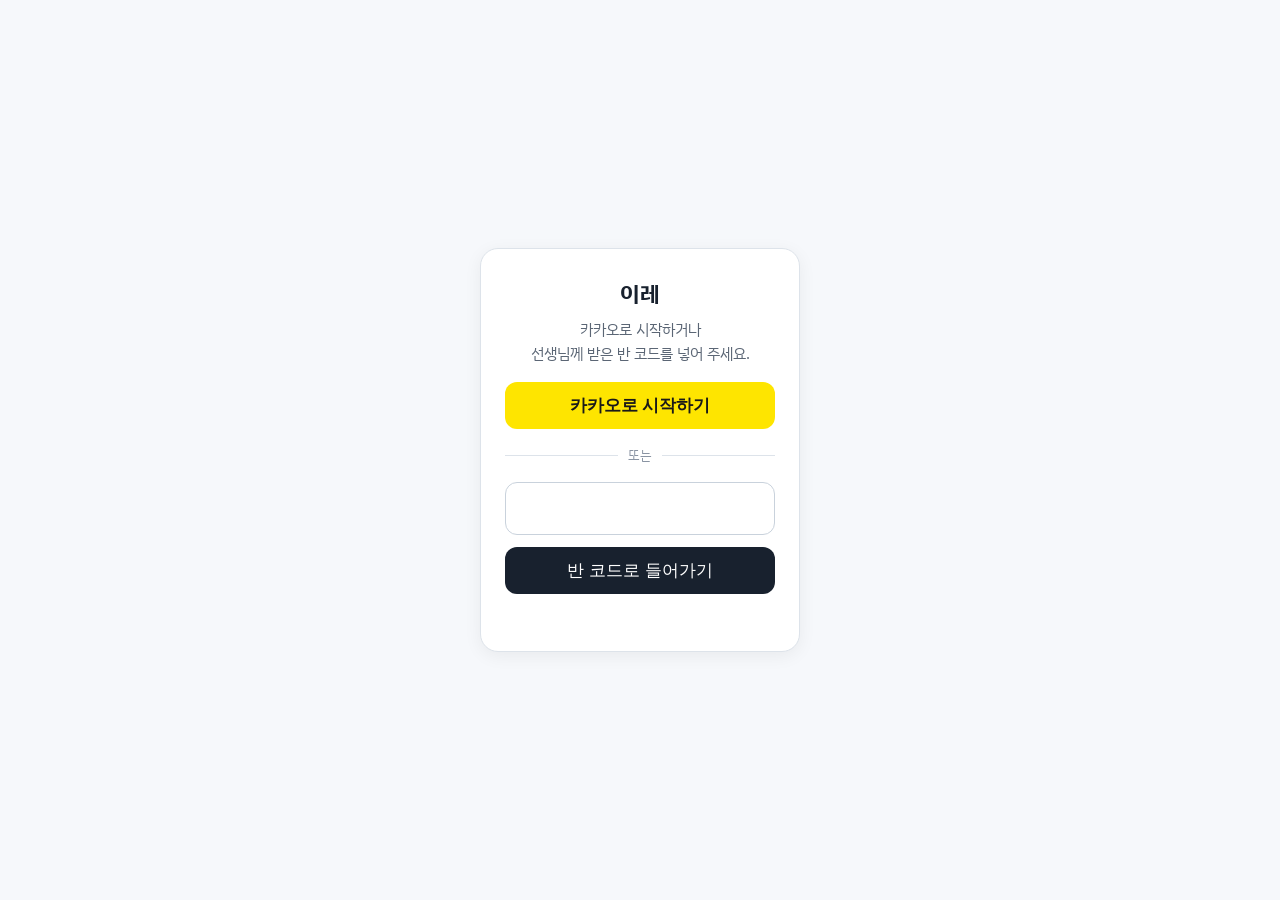
<file: index.html>
<!doctype html>
<html lang="ko">
<head>
<meta charset="utf-8">
<meta name="viewport" content="width=device-width, initial-scale=1, viewport-fit=cover">
<title>이레 수학</title>
<link rel="preconnect" href="https://fonts.googleapis.com">
<link rel="preconnect" href="https://fonts.gstatic.com" crossorigin>
<link rel="stylesheet" href="https://fonts.googleapis.com/css2?family=IBM+Plex+Sans+KR:wght@400;500;600&family=Nanum+Pen+Script&display=swap">
<link rel="stylesheet" href="assets/quiz.css?v=202611230831">
<link rel="stylesheet" href="assets/hub.css?v=202611230831">
<link rel="manifest" href="manifest.webmanifest">
<meta name="theme-color" content="#C8392B">
<link rel="icon" type="image/png" sizes="192x192" href="icons/app-192.png">
<link rel="apple-touch-icon" href="icons/app-180.png">
<meta name="apple-mobile-web-app-capable" content="yes">
<meta name="mobile-web-app-capable" content="yes">
<meta name="apple-mobile-web-app-title" content="이레 수학">
<meta name="robots" content="noindex, nofollow">
<style>html.gated body>*:not(#gate){display:none !important}
#gate{position:fixed;inset:0;display:flex;align-items:center;justify-content:center;background:#F6F8FB;z-index:9999;font-family:'IBM Plex Sans KR',system-ui,sans-serif;padding:16px}
#gate form,#yireh-join .jc{background:#fff;border:1px solid #DDE3EA;border-radius:18px;padding:28px 24px;width:100%;max-width:320px;text-align:center;box-shadow:0 4px 18px rgba(0,0,0,.06)}
#gate h2,#yireh-join h2{margin:0 0 6px;font-size:22px;color:#18212E}#gate p,#yireh-join p{margin:0 0 16px;color:#5B6675;font-size:15px}
#gate input,#yireh-join input{width:100%;box-sizing:border-box;font-size:26px;letter-spacing:.3em;text-align:center;padding:10px;border:1.5px solid #C9D2DC;border-radius:12px;margin-bottom:12px}
#gate button,#yireh-join button{width:100%;font-size:17px;padding:12px;border:0;border-radius:12px;background:#18212E;color:#fff;cursor:pointer}
#gate .err,#yireh-join .err{color:#C8392B;min-height:1.4em;margin:10px 0 0;font-size:14px}
#gate .kakao,#yireh-join .kakao,.yireh-acc .kakao{background:#FEE500;color:#191919;font-weight:700}
#gate .gart{display:block;width:132px;height:auto;margin:-8px auto 4px}
#gate .or{display:flex;align-items:center;gap:10px;color:#8A94A3;font-size:13px;margin:16px 0}#gate .or:before,#gate .or:after{content:'';flex:1;border-top:1px solid #DDE3EA}
#yireh-join{position:fixed;inset:0;z-index:9500;display:flex;align-items:center;justify-content:center;padding:16px;background:rgba(10,14,20,.45);font-family:'IBM Plex Sans KR',system-ui,sans-serif}
#yireh-join .later{background:transparent;color:#5B6675;font-size:15px;margin-top:6px}
.yireh-acc{display:flex;width:100%;flex-wrap:wrap;align-items:center;justify-content:center;gap:6px;margin-top:10px;font-size:13px;color:var(--muted,#5A6576)}
.yireh-acc img{width:20px;height:20px;border-radius:50%;object-fit:cover}
.yireh-acc button{font:inherit;font-size:13px;padding:5px 12px;border-radius:999px;border:1px solid var(--line,#D6DEE8);background:transparent;color:var(--ink,#18212E);cursor:pointer}
.yireh-acc button.kakao{border-color:#FEE500}</style>
<script>(function () {
  var K = 'yireh-gate', H = '79d959ad', SERVER = 'https://yireh-auth.yireh-edu.workers.dev';
  var TK = 'yireh-login', UK = 'yireh-login-user', QK = 'yireh-sync-q';
  function get(k) { try { return localStorage.getItem(k); } catch (e) { return null; } }
  // 점검용: 이 컴퓨터에서 띄운 서버로 바꿔 끼우기 (localhost 주소만)
  var TS = get('yireh-server-test') || ''; if (TS.indexOf('http://127.0.0.1:') === 0 || TS.indexOf('http://localhost:') === 0) SERVER = TS;
  function set(k, v) { try { if (v == null) localStorage.removeItem(k); else localStorage.setItem(k, v); } catch (e) {} }
  function getJ(k, f) { try { var v = JSON.parse(get(k)); return v == null ? f : v; } catch (e) { return f; } }
  // 어느 앱인지: 주소의 첫 칸 (yireh-edu.github.io/home/… → home)
  var seg = location.pathname.split('/')[1], APP = { home: 'home', math: 'math', english: 'english', note: 'note' }[seg] || window.YIREH_APP || 'home';

  // 카카오에서 돌아온 경우: 주소 뒤 #yireh-login=표 를 저장하고 주소는 깨끗하게
  var fresh = false, loginErr = '';
  (function () {
    var m = /[#&]yireh-login=([^&]+)/.exec(location.hash), e = /[#&]yireh-login-error=([^&]+)/.exec(location.hash);
    if (m) { set(TK, decodeURIComponent(m[1])); set(K, H); fresh = true; }
    if (e) loginErr = decodeURIComponent(e[1]);
    if (m || e) try { history.replaceState(null, '', location.pathname + location.search); } catch (x) {}
  })();
  function token() { return get(TK) || ''; }
  function user() { return getJ(UK, null); }
  function login() { location.href = SERVER + '/kakao/login?return=' + encodeURIComponent(location.href.split('#')[0]); }
  function logout() { set(TK, null); set(UK, null); renderAcc(); }
  function api(path, body) {
    return fetch(SERVER + path, { method: body ? 'POST' : 'GET', headers: body ? { Authorization: 'Bearer ' + token(), 'Content-Type': 'application/json' } : { Authorization: 'Bearer ' + token() }, body: body ? JSON.stringify(body) : undefined, keepalive: !!body && JSON.stringify(body).length < 60000 })
      .then(function (r) { if (r.status === 401) { set(TK, null); set(UK, null); renderAcc(); throw new Error('login'); } return r.json().then(function (j) { j._status = r.status; return j; }); });
  }
  function refresh() {
    if (!token()) return Promise.resolve(null);
    return api('/me').then(function (u) { if (u && u.uid) { set(UK, JSON.stringify({ uid: u.uid, name: u.name, pic: u.pic, classes: u.classes || [], role: u.role, at: Date.now() })); renderAcc(); } return u; });
  }

  // ── 기록: 기기에 모아 두었다가 로그인돼 있으면 보냄 ──
  var flushing = false, flushT = 0;
  function send(ev) {
    if (!ev || !ev.kind) return;
    var q = getJ(QK, []);
    q.push({ app: ev.app || APP, kind: ev.kind, ref: String(ev.ref || ''), title: String(ev.title || ''), right: ev.right == null ? null : ev.right, total: ev.total == null ? null : ev.total, data: ev.data == null ? null : ev.data, at: Date.now() });
    set(QK, JSON.stringify(q.slice(-300)));
    clearTimeout(flushT); flushT = setTimeout(flush, 1200);
  }
  function flush() {
    if (flushing || !token()) return;
    var q = getJ(QK, []); if (!q.length) return;
    var batch = q.slice(0, 30); flushing = true;
    api('/events', { events: batch }).then(function (j) {
      flushing = false;
      if (j && j.ok) { set(QK, JSON.stringify(getJ(QK, []).slice(batch.length))); if (getJ(QK, []).length) setTimeout(flush, 300); }
    }, function () { flushing = false; });
  }
  window.YIREH_AUTH = { server: SERVER, app: APP, token: token, user: user, login: login, logout: logout, refresh: refresh, send: send, flush: flush, join: join };
  document.addEventListener('visibilitychange', function () { if (document.visibilityState === 'hidden') flush(); });

  // ── 반 코드로 반 들어가기 (카카오로 처음 들어왔는데 반이 없을 때) ──
  function join(force) {
    var u = user();
    // 원장·선생님은 반에 들 필요가 없어서 묻지 않음 (직접 누르면 넣을 수는 있음)
    if (!token() || (!force && u && ((u.classes && u.classes.length) || u.role)) || document.getElementById('yireh-join')) return;
    var w = document.createElement('div'); w.id = 'yireh-join';
    w.innerHTML = '<form class="jc"><h2>' + ((u && u.name) ? esc(u.name) + '님, 반에 들어가요' : '반에 들어가요') + '</h2><p>선생님께 받은 <b>반 코드(6자리)</b>를 넣어 주세요.<br>그러면 푼 문제와 숙제가 선생님께 보여요.</p>' +
      '<input inputmode="numeric" autocomplete="off" maxlength="12" aria-label="반 코드"><button type="submit">반에 들어가기</button><p class="err" role="alert"></p><button type="button" class="later">나중에 할게요</button></form>';
    document.body.appendChild(w);
    var f = w.querySelector('form'), inp = w.querySelector('input'), err = w.querySelector('.err');
    w.querySelector('.later').onclick = function () { w.remove(); };
    f.addEventListener('submit', function (e) {
      e.preventDefault();
      api('/join', { code: inp.value.trim() }).then(function (j) {
        if (j.ok) { w.remove(); refresh(); toastMsg('‘' + j['class'].name + '’ 반에 들어갔어요.'); }
        else { err.textContent = '반 코드가 달라요. 선생님께 다시 확인해 주세요.'; inp.value = ''; inp.focus(); }
      }, function () { err.textContent = '서버에 연결하지 못했어요. 잠시 뒤 다시 해 주세요.'; });
    });
    inp.focus();
  }
  function esc(s) { return String(s == null ? '' : s).replace(/[&<>"]/g, function (c) { return { '&': '&amp;', '<': '&lt;', '>': '&gt;', '"': '&quot;' }[c]; }); }
  function toastMsg(t) {
    var d = document.createElement('div'); d.textContent = t;
    d.style.cssText = 'position:fixed;left:50%;bottom:24px;transform:translateX(-50%);background:#18212E;color:#fff;padding:10px 16px;border-radius:12px;z-index:9600;font:15px system-ui,sans-serif';
    document.body.appendChild(d); setTimeout(function () { d.remove(); }, 2600);
  }

  // ── 페이지 아래: 로그인 상태 ──
  function renderAcc() {
    var fs = document.querySelectorAll('footer'); if (!fs.length) return false;
    for (var i = 0; i < fs.length; i++) {
      var f = fs[i], el = f.querySelector('.yireh-acc');
      if (!el) { el = document.createElement('div'); el.className = 'yireh-acc'; f.appendChild(el); }
      var u = user();
      if (token()) {
        var staff = u && u.role;
        el.innerHTML = (u && u.pic ? '<img src="' + esc(u.pic) + '" alt="">' : '') + '<span>' + esc((u && u.name) || '카카오') + '님' + (staff ? ' · ' + (u.role === 'owner' ? '원장' : '선생님') : u && u.classes && u.classes.length ? ' · ' + esc(u.classes.map(function (c) { return c.name; }).join(', ')) : '') + '</span>' +
          (staff ? '<button type="button" data-acc="admin">선생님 화면</button>' : u && u.classes && !u.classes.length ? '<button type="button" data-acc="join">반 코드 넣기</button>' : '') + '<button type="button" data-acc="out">로그아웃</button>';
      } else el.innerHTML = '<button type="button" class="kakao" data-acc="in">카카오로 시작하기</button><span>로그인하면 푼 문제가 선생님께 보여요</span>';
    }
    return true;
  }
  document.addEventListener('click', function (e) {
    var b = e.target.closest && e.target.closest('[data-acc]'); if (!b) return;
    e.stopPropagation();
    var a = b.getAttribute('data-acc');
    if (a === 'in') login(); else if (a === 'join') join(true); else if (a === 'admin') location.href = SERVER + '/admin'; else if (a === 'out' && confirm('로그아웃할까요? (이 기기의 기록은 그대로 남아요)')) logout();
  }, true);
  function watchFooter() {
    var tries = 0;
    if (renderAcc()) return;
    var mo = new MutationObserver(function () { if (renderAcc() || ++tries > 400) mo.disconnect(); });
    mo.observe(document.body, { childList: true, subtree: true });
  }
  // 퀴즈 화면은 footer를 다시 그리기도 해서, 다시 생기면 다시 붙임
  function keepFooter() { new MutationObserver(function () { var f = document.querySelector('footer'); if (f && !f.querySelector('.yireh-acc')) renderAcc(); }).observe(document.body, { childList: true, subtree: true }); }

  function afterLoad() {
    watchFooter(); keepFooter();
    if (loginErr) toastMsg('카카오 로그인이 안 됐어요. 다시 해 주세요.');
    if (token()) {
      var u = user();
      // 막 로그인했거나 하루가 지났으면 반·이름을 다시 받아 옴
      // 반도 역할도 없으면(반 코드를 아직 안 넣었거나, 막 원장·선생님이 됨) 열 때마다 다시 확인
      var p = (fresh || !u || !u.role && !(u.classes && u.classes.length) || Date.now() - (u.at || 0) > 864e5) ? refresh() : Promise.resolve(u);
      p.then(function () { if (fresh) join(); flush(); }, function () {});
    }
  }

  // ── 입구 ──
  var passed = get(K) === H || !!token();
  if (passed) { if (document.body) afterLoad(); else document.addEventListener('DOMContentLoaded', afterLoad); return; }
  function hashS(s) { var h = 0x811c9dc5; for (var i = 0; i < s.length; i++) { h ^= s.charCodeAt(i); h = Math.imul(h, 0x01000193) >>> 0; } return h.toString(16); }
  document.documentElement.classList.add('gated');
  function show() {
    var g = document.createElement('div'); g.id = 'gate';
    g.innerHTML = '<form>' + (window.YIREH_GATE_ART ? '<img class="gart" src="' + window.YIREH_GATE_ART + '" alt="">' : '') + '<h2>이레</h2><p>카카오로 시작하거나<br>선생님께 받은 반 코드를 넣어 주세요.</p>' +
      '<button type="button" class="kakao">카카오로 시작하기</button><div class="or">또는</div>' +
      '<input type="password" inputmode="numeric" autocomplete="off" aria-label="반 코드" maxlength="12"><button type="submit">반 코드로 들어가기</button><p class="err" role="alert">' + (loginErr ? '카카오 로그인이 안 됐어요. 다시 해 주세요.' : '') + '</p></form>';
    document.body.appendChild(g);
    var f = g.querySelector('form'), inp = g.querySelector('input'), err = g.querySelector('.err');
    g.querySelector('.kakao').onclick = login;
    f.addEventListener('submit', function (e) {
      e.preventDefault();
      if (hashS('yireh-gate:' + inp.value.trim()) === H) {
        set(K, H);
        g.remove(); document.documentElement.classList.remove('gated');
        afterLoad();
      } else { err.textContent = '코드가 달라요. 다시 넣어 주세요.'; inp.value = ''; inp.focus(); }
    });
  }
  if (document.body) show(); else document.addEventListener('DOMContentLoaded', show);
})();</script>
<style>
.bk-open{display:inline-block;margin-top:10px;padding:6px 14px;font:inherit;font-size:13px;color:var(--ink,#18212E);background:transparent;border:1px solid var(--line,#D6DEE8);border-radius:999px;cursor:pointer}
#yireh-bk{position:fixed;inset:0;z-index:9000;display:flex;align-items:center;justify-content:center;padding:16px;background:rgba(10,14,20,.45)}
#yireh-bk[hidden]{display:none}
#yireh-bk .bk-card{background:var(--card,#fff);color:var(--ink,#18212E);border:1px solid var(--line,#D6DEE8);border-radius:18px;padding:22px 20px;width:100%;max-width:420px;max-height:calc(100vh - 32px);overflow:auto;box-sizing:border-box;text-align:left;font-size:15px}
#yireh-bk h2{margin:0 0 6px;font-size:20px}
#yireh-bk h3{margin:18px 0 6px;font-size:16px}
#yireh-bk p{margin:0 0 10px;color:var(--muted,#5A6576);line-height:1.55}
#yireh-bk .bk-row{display:flex;flex-wrap:wrap;gap:8px;margin:8px 0}
#yireh-bk button{font:inherit;font-size:15px;padding:10px 14px;border-radius:12px;border:1px solid var(--line,#D6DEE8);background:transparent;color:var(--ink,#18212E);cursor:pointer}
#yireh-bk button.main{background:var(--ink,#18212E);color:var(--btn-ink,#fff);border-color:var(--ink,#18212E)}
#yireh-bk button.warn{background:var(--pen,#D2372A);color:#fff;border-color:var(--pen,#D2372A)}
#yireh-bk textarea{width:100%;box-sizing:border-box;min-height:84px;font:inherit;font-size:13px;padding:10px;border:1px solid var(--line,#D6DEE8);border-radius:10px;background:var(--paper,#F6F8FB);color:var(--ink,#18212E);word-break:break-all}
#yireh-bk .bk-msg{min-height:1.4em;margin:6px 0 0;color:var(--sel,#2B4C8C);font-size:14px}
#yireh-bk .bk-msg.err{color:var(--pen,#D2372A)}
#yireh-bk .bk-close{float:right;border:0;padding:4px 8px;font-size:22px;line-height:1}
</style>
<script>(function () {
  // 기록 키: 'yireh-'로 시작하는 것 모두
  var AT = 'yireh-backup-at';
  function mine(k) { return k.indexOf('yireh-') === 0; }
  function collect() {
    var data = {};
    try { for (var i = 0; i < localStorage.length; i++) { var k = localStorage.key(i); if (k && mine(k)) data[k] = localStorage.getItem(k); } } catch (e) {}
    return data;
  }
  function count(data) { var n = 0; for (var k in data) if (k !== AT) n++; return n; }
  function b64(bytes) { var s = ''; for (var i = 0; i < bytes.length; i += 0x8000) s += String.fromCharCode.apply(null, bytes.subarray(i, i + 0x8000)); return btoa(s); }
  function unb64(str) { var s = atob(str), a = new Uint8Array(s.length); for (var i = 0; i < s.length; i++) a[i] = s.charCodeAt(i); return a; }
  function pipe(bytes, stream) { return new Response(new Blob([bytes]).stream().pipeThrough(stream)).arrayBuffer().then(function (b) { return new Uint8Array(b); }); }
  function encode(obj) {
    var bytes = new TextEncoder().encode(JSON.stringify(obj));
    if (typeof CompressionStream === 'undefined') return Promise.resolve('YIREH0:' + b64(bytes));
    return pipe(bytes, new CompressionStream('deflate-raw')).then(function (z) { return 'YIREH1:' + b64(z); }, function () { return 'YIREH0:' + b64(bytes); });
  }
  // 붙여 넣은 글(카톡 메시지 전체여도 됨)이나 파일 내용에서 백업을 꺼냄
  function decode(text) {
    text = String(text || '').trim();
    if (text.charAt(0) === '{') return Promise.resolve().then(function () { return JSON.parse(text); });
    var m = text.replace(/\s+/g, '').match(/YIREH([01]):([A-Za-z0-9+\/=]+)/);
    if (!m) return Promise.reject(new Error('code'));
    return Promise.resolve().then(function () {
      var bytes = unb64(m[2]);
      if (m[1] === '0') return bytes;
      if (typeof DecompressionStream === 'undefined') throw new Error('old');
      return pipe(bytes, new DecompressionStream('deflate-raw'));
    }).then(function (bytes) { return JSON.parse(new TextDecoder().decode(bytes)); });
  }
  function valid(obj) {
    if (!obj || obj.app !== 'yireh' || !obj.data || typeof obj.data !== 'object') return false;
    for (var k in obj.data) if (!mine(k) || typeof obj.data[k] !== 'string') return false;
    return true;
  }
  function when(t) {
    try { return new Intl.DateTimeFormat('ko-KR', { timeZone: 'Asia/Seoul', month: 'long', day: 'numeric', weekday: 'short', hour: '2-digit', minute: '2-digit' }).format(new Date(t)); } catch (e) { return ''; }
  }
  function today() { try { return new Intl.DateTimeFormat('en-CA', { timeZone: 'Asia/Seoul' }).format(new Date()); } catch (e) { return 'backup'; } }
  function snapshot() {
    var now = new Date().toISOString();
    try { localStorage.setItem(AT, now); } catch (e) {}
    return { app: 'yireh', v: 1, at: now, data: collect() };
  }

  var box, pending = null;
  function $(s) { return box.querySelector(s); }
  function msg(id, text, err) { var el = $(id); el.textContent = text; el.className = 'bk-msg' + (err ? ' err' : ''); }
  function lastText() { var t = null; try { t = localStorage.getItem(AT); } catch (e) {} return t ? '마지막 백업: ' + when(t) : '아직 백업한 적이 없어요.'; }
  function build() {
    box = document.createElement('div');
    box.id = 'yireh-bk'; box.hidden = true;
    box.innerHTML = '<div class="bk-card" role="dialog" aria-modal="true" aria-labelledby="bk-title">' +
      '<button class="bk-close" type="button" data-bk="close" aria-label="닫기">×</button>' +
      '<h2 id="bk-title">기록 백업 · 옮기기</h2>' +
      '<p>푼 기록과 오답노트는 <b>이 휴대폰(브라우저)에만</b> 저장돼요. 휴대폰을 바꾸거나 인터넷 기록을 지우기 전에 백업해 두세요.</p>' +
      '<p id="bk-last"></p>' +
      '<h3>1. 백업하기</h3>' +
      '<p>[백업 코드 복사]를 누르고 카톡 ‘나와의 채팅’에 붙여 넣어 두면 가장 쉬워요.</p>' +
      '<div class="bk-row"><button class="main" type="button" data-bk="copy">백업 코드 복사</button><button type="button" data-bk="file">파일로 저장</button></div>' +
      '<textarea id="bk-out" hidden readonly aria-label="백업 코드"></textarea>' +
      '<p class="bk-msg" id="bk-msg1" role="status"></p>' +
      '<h3>2. 불러오기 (새 휴대폰에서)</h3>' +
      '<p>저장해 둔 백업 코드(카톡 메시지 통째로 복사해도 돼요)를 아래 칸에 붙여 넣으세요.</p>' +
      '<textarea id="bk-in" placeholder="여기에 백업 코드를 붙여 넣으세요" aria-label="백업 코드 붙여 넣기"></textarea>' +
      '<div class="bk-row"><button class="main" type="button" data-bk="check">불러오기</button><button type="button" data-bk="pick">파일에서 불러오기</button></div>' +
      '<input type="file" id="bk-file" accept=".json,application/json,text/plain" hidden>' +
      '<div class="bk-row" id="bk-confirm" hidden><button class="warn" type="button" data-bk="apply">지금 기록을 바꾸기</button><button type="button" data-bk="cancel">그만두기</button></div>' +
      '<p class="bk-msg" id="bk-msg2" role="status"></p>' +
      '</div>';
    document.body.appendChild(box);
    // 퀴즈 화면의 단축키(숫자 1~5, Enter)와 클릭 처리에 걸리지 않게 여기서 멈춤
    ['keydown', 'keyup', 'input', 'submit'].forEach(function (t) { box.addEventListener(t, function (e) { e.stopPropagation(); if (t === 'keydown' && e.key === 'Escape') close(); }); });
    box.addEventListener('click', function (e) {
      e.stopPropagation();
      if (e.target === box) return close();
      var b = e.target.closest('[data-bk]');
      if (b) act(b.dataset.bk);
    });
    $('#bk-file').addEventListener('change', function () {
      var f = this.files && this.files[0];
      if (!f) return;
      var r = new FileReader();
      r.onload = function () { check(String(r.result)); };
      r.onerror = function () { msg('#bk-msg2', '파일을 읽지 못했어요.', true); };
      r.readAsText(f);
      this.value = '';
    });
  }
  function open() {
    if (!box) build();
    pending = null; $('#bk-confirm').hidden = true; $('#bk-out').hidden = true;
    msg('#bk-msg1', ''); msg('#bk-msg2', '');
    $('#bk-last').textContent = lastText();
    box.hidden = false;
    $('[data-bk="copy"]').focus({ preventScroll: true });
  }
  function close() { if (box) box.hidden = true; }
  function act(a) {
    if (a === 'close') return close();
    if (a === 'copy') {
      var snap = snapshot();
      encode(snap).then(function (code) {
        var text = '이레 기록 백업 (' + when(snap.at) + ', 기록 ' + count(snap.data) + '개)\n' + code;
        var out = $('#bk-out');
        var fallback = function () { out.hidden = false; out.value = text; out.focus(); out.select(); msg('#bk-msg1', '아래 글을 길게 눌러 모두 복사한 뒤 카톡 ‘나와의 채팅’에 붙여 넣어 주세요.'); };
        if (navigator.clipboard && navigator.clipboard.writeText) navigator.clipboard.writeText(text).then(function () { msg('#bk-msg1', '복사했어요. 카톡 ‘나와의 채팅’에 붙여 넣어 보관하세요.'); }, fallback);
        else fallback();
        $('#bk-last').textContent = lastText();
      });
      return;
    }
    if (a === 'file') {
      var snap2 = snapshot(), name = '이레기록-' + today() + '.json';
      var blob = new Blob([JSON.stringify(snap2)], { type: 'application/json' });
      var mobile = /Android|iPhone|iPad|iPod/i.test(navigator.userAgent);
      var file = typeof File !== 'undefined' ? new File([blob], name, { type: 'application/json' }) : null;
      $('#bk-last').textContent = lastText();
      // 휴대폰은 다운로드가 잘 안 되는 경우가 많아 공유하기(파일 앱·카톡·드라이브에 저장)로
      if (mobile && file && navigator.canShare && navigator.canShare({ files: [file] })) {
        navigator.share({ files: [file], title: name }).then(function () { msg('#bk-msg1', '저장했어요.'); }, function () {});
        return;
      }
      var url = URL.createObjectURL(blob), link = document.createElement('a');
      link.href = url; link.download = name; document.body.appendChild(link); link.click(); link.remove();
      setTimeout(function () { URL.revokeObjectURL(url); }, 1000);
      msg('#bk-msg1', '‘' + name + '’ 파일로 저장했어요. (다운로드 폴더)');
      return;
    }
    if (a === 'check') return check($('#bk-in').value);
    if (a === 'pick') return $('#bk-file').click();
    if (a === 'cancel') { pending = null; $('#bk-confirm').hidden = true; msg('#bk-msg2', ''); return; }
    if (a === 'apply' && pending) {
      try { for (var k in pending.data) if (k !== AT) localStorage.setItem(k, pending.data[k]); }
      catch (e) { msg('#bk-msg2', '저장하지 못했어요. 시크릿 모드가 아닌지 확인해 주세요.', true); return; }
      $('#bk-confirm').hidden = true;
      msg('#bk-msg2', '기록을 불러왔어요. 화면을 새로 열어요…');
      setTimeout(function () { location.reload(); }, 900);
    }
  }
  function check(text) {
    pending = null; $('#bk-confirm').hidden = true;
    if (!String(text || '').trim()) { msg('#bk-msg2', '백업 코드를 먼저 붙여 넣어 주세요.', true); return; }
    decode(text).then(function (obj) {
      if (!valid(obj)) throw new Error('code');
      pending = obj;
      $('#bk-confirm').hidden = false;
      msg('#bk-msg2', when(obj.at) + '에 만든 백업이에요 (기록 ' + count(obj.data) + '개). 불러오면 이 휴대폰의 같은 기록이 백업 내용으로 바뀌어요.');
    }).catch(function (e) {
      msg('#bk-msg2', e && e.message === 'old' ? '이 브라우저가 오래돼서 이 코드를 읽지 못해요. 크롬이나 사파리를 최신으로 바꿔 주세요.' : '백업 코드가 아니거나 일부가 빠졌어요. 처음부터 끝까지 모두 복사했는지 확인해 주세요.', true);
    });
  }
  window.YIREH_BACKUP = { open: open, collect: collect, encode: encode, decode: decode };

  // 페이지 아래(footer)에 버튼 붙이기. 퀴즈 화면은 footer를 나중에 그려서, 생길 때까지 지켜봄
  function attach() {
    var f = document.querySelector('footer');
    if (!f || f.querySelector('.bk-open')) return !!f;
    var b = document.createElement('button');
    b.type = 'button'; b.className = 'bk-open'; b.textContent = '기록 백업 · 옮기기';
    b.addEventListener('click', function (e) { e.stopPropagation(); open(); });
    f.appendChild(document.createElement('br')); f.appendChild(b);
    return true;
  }
  function watch() {
    if (attach()) return;
    var mo = new MutationObserver(function () { if (attach()) mo.disconnect(); });
    mo.observe(document.body, { childList: true, subtree: true });
  }
  if (document.body) watch(); else document.addEventListener('DOMContentLoaded', watch);
})();</script>
</head>
<body>
<div class="wrap"><div id="hub"></div></div>
<script>window.HUB_CONFIG = {"logo":"assets/yireh-math-wide.svg","lastKey":"yireh-math-last","footer":"연습장 버튼으로 손으로 풀어 볼 수 있어요 · 숙제는 선생님이 올릴 때마다 바뀌어요<br>휴대폰 앱처럼 쓰기 · 아이폰: 사파리 공유 → ‘홈 화면에 추가’ · 갤럭시: 크롬 메뉴(⋮) → ‘앱 설치’"};
window.HUB_STAGES = [{"id":"S01","part":"초등","grade":"E1","title":"100까지의 수와 덧셈·뺄셈"},{"id":"S02","part":"초등","grade":"E1","title":"받아올림과 받아내림"},{"id":"S03","part":"초등","grade":"E2","title":"세 자리·네 자리 수와 길이"},{"id":"S04","part":"초등","grade":"E2","title":"곱셈구구와 시각"},{"id":"S05","part":"초등","grade":"E3","title":"곱셈과 나눗셈"},{"id":"S06","part":"초등","grade":"E3","title":"분수와 소수의 첫걸음"},{"id":"S07","part":"초등","grade":"E4","title":"큰 수·각도·평면도형"},{"id":"S08","part":"초등","grade":"E4","title":"분수의 덧셈과 뺄셈"},{"id":"S09","part":"초등","grade":"E5","title":"약수와 배수, 약분과 통분"},{"id":"S10","part":"초등","grade":"E5","title":"분수·소수의 곱셈과 넓이"},{"id":"S11","part":"초등","grade":"E6","title":"분수·소수의 나눗셈"},{"id":"S12","part":"초등","grade":"E6","title":"비와 비율, 원과 입체도형"},{"id":"S13","part":"중등","grade":"M1","title":"소인수분해와 최대공약수·최소공배수"},{"id":"S14","part":"중등","grade":"M1","title":"정수와 유리수의 계산"},{"id":"S15","part":"중등","grade":"M1","title":"문자와 식"},{"id":"S16","part":"중등","grade":"M1","title":"일차방정식"},{"id":"S17","part":"중등","grade":"M1","title":"좌표평면과 정비례·반비례"},{"id":"S18","part":"중등","grade":"M1","title":"기본 도형과 평면·입체도형"},{"id":"S19","part":"중등","grade":"M2","title":"순환소수와 식의 계산"},{"id":"S20","part":"중등","grade":"M2","title":"일차부등식과 연립방정식"},{"id":"S21","part":"중등","grade":"M2","title":"일차함수"},{"id":"S22","part":"중등","grade":"M2","title":"도형의 성질과 닮음, 피타고라스 정리"},{"id":"S23","part":"중등","grade":"M3","title":"제곱근과 인수분해"},{"id":"S24","part":"중등","grade":"M3","title":"이차방정식·이차함수·삼각비·원주각"},{"id":"S25","part":"고등","grade":"H1","title":"다항식의 연산과 나머지정리"},{"id":"S26","part":"고등","grade":"H1","title":"복소수와 이차방정식"},{"id":"S27","part":"고등","grade":"H1","title":"이차함수와 여러 가지 방정식·부등식"},{"id":"S28","part":"고등","grade":"H1","title":"도형의 방정식"},{"id":"S29","part":"고등","grade":"H1","title":"집합·명제·함수"},{"id":"S30","part":"고등","grade":"H1","title":"경우의 수, 순열과 조합"},{"id":"S31","part":"고등","grade":"H2","title":"지수와 로그"},{"id":"S32","part":"고등","grade":"H2","title":"지수·로그함수와 삼각함수"},{"id":"S33","part":"고등","grade":"H2","title":"수열"},{"id":"S34","part":"고등","grade":"H3","title":"함수의 극한과 미분"},{"id":"S35","part":"고등","grade":"H3","title":"적분"},{"id":"S36","part":"고등","grade":"H3","title":"확률과 통계"}];</script>
<script src="assets/drill-data.js?v=202611230831"></script>
<script src="assets/dt-index.js?v=202611230831"></script>
<script>
// 숙제 파일은 열 때마다 새로 받음 (숙제 칸에 새 숙제·진행을 보여 줌)
(function () {
  var hw = document.createElement('script');
  hw.src = 'current.js?t=' + Date.now();
  hw.onload = hw.onerror = function () { var a = document.createElement('script'); a.src = 'assets/hub.js?v=202611230831'; document.body.appendChild(a); };
  document.body.appendChild(hw);
})();
if ('serviceWorker' in navigator && location.protocol === 'https:') navigator.serviceWorker.register('sw.js').catch(function () {});
if (navigator.storage && navigator.storage.persist) navigator.storage.persist().catch(function () {});
</script>
</body>
</html>
</file>
<file: assets/quiz.css>
/* 이레 공통 디자인 */
:root{
  --paper:#F6F8FB; --grid:#E3E9F1; --card:#FFFFFF; --ink:#18212E; --muted:#5A6576;
  --line:#D6DEE8; --pen:#D2372A; --pen-soft:#FCEAE7; --sel:#2B4C8C; --sel-soft:#E8EDF7;
  --btn-ink:#FFFFFF;
  --body:"IBM Plex Sans KR", "Apple SD Gothic Neo", "Malgun Gothic", system-ui, sans-serif;
  --en:"IBM Plex Serif", Georgia, "Times New Roman", serif;
  --hand:"Nanum Pen Script", "IBM Plex Sans KR", cursive;
}
@media (prefers-color-scheme: dark){
  :root:not([data-theme="light"]){
    color-scheme:dark;
    --paper:#10151D; --grid:#18202A; --card:#161D27; --ink:#E4EAF2; --muted:#98A4B5;
    --line:#2A3441; --pen:#FF6B5D; --pen-soft:#3A201D; --sel:#93B2F0; --sel-soft:#1C283C;
    --btn-ink:#10151D;
  }
}
:root[data-theme="dark"]{
  color-scheme:dark;
  --paper:#10151D; --grid:#18202A; --card:#161D27; --ink:#E4EAF2; --muted:#98A4B5;
  --line:#2A3441; --pen:#FF6B5D; --pen-soft:#3A201D; --sel:#93B2F0; --sel-soft:#1C283C;
  --btn-ink:#10151D;
}
*{box-sizing:border-box}
/* hidden 속성이 붙은 요소는 display 규칙과 상관없이 항상 숨김 (연습장 닫기 등) */
[hidden]{display:none !important}
body{
  margin:0; font-family:var(--body); color:var(--ink); background-color:var(--paper);
  background-image:linear-gradient(var(--grid) 1px,transparent 1px),linear-gradient(90deg,var(--grid) 1px,transparent 1px);
  background-size:24px 24px; font-size:16px; line-height:1.6;
  padding-inline:16px; padding-block:24px 48px; min-height:100vh;
}
body.lined{background-image:linear-gradient(var(--grid) 1px,transparent 1px); background-size:100% 28px}
.wrap{max-width:680px; margin:0 auto; display:flex; flex-direction:column; gap:18px}
a{color:var(--sel)}
header{display:flex; flex-direction:column; gap:4px}
.home{font-size:14px; text-decoration:none; font-weight:500; align-self:flex-start}
.eyebrow{font-size:13px; letter-spacing:.06em; color:var(--muted); font-weight:500}
h1{font-family:var(--hand); font-weight:400; font-size:48px; line-height:1.05; margin:0; text-wrap:balance}
.lead{margin:0; color:var(--muted); font-size:15px}
/* 과목 아이콘 (제목 왼쪽) */
.brand-row{display:flex; align-items:center; gap:14px; flex-wrap:wrap}
.brand-wide{height:92px; width:auto; max-width:100%; flex:none; display:block; margin:2px 0 2px -6px}
@media (max-width:420px){ .brand-wide{height:70px} }
.sr{position:absolute !important; width:1px; height:1px; overflow:hidden; clip:rect(0 0 0 0); white-space:nowrap}
.brand{width:76px; height:76px; flex:none; border-radius:18px; background:#FBFAF6; box-shadow:0 1px 2px rgba(0,0,0,.08), 0 4px 12px rgba(0,0,0,.08); border:1px solid var(--line)}
@media (max-width:420px){ .brand{width:62px; height:62px; border-radius:15px} }

/* 학년·과정 선택 */
.picker{background:var(--card); border:1px solid var(--line); border-radius:14px; padding:14px 16px; display:grid; grid-template-columns:minmax(0,1fr); gap:10px}
.pick-row{display:flex; align-items:center; gap:10px; flex-wrap:wrap}
.pick-row .lbl{font-size:13px; color:var(--muted); width:40px; flex:none; font-weight:500}
/* 단계가 많으면 여러 줄로 감쌈 (휴대폰 폭에서 넘치지 않게). 칸 사이 선은 gap 1px + 바탕색 */
.seg{display:inline-flex; flex-wrap:wrap; gap:1px; max-width:100%; background:var(--line); border:1px solid var(--line); border-radius:10px; overflow:hidden}
.seg button{flex:1 1 auto; font:inherit; font-size:14px; font-weight:500; border:0; background:var(--card); color:var(--ink); padding:6px 14px; cursor:pointer}
.seg button[aria-pressed="true"]{background:var(--ink); color:var(--card)}
.seg.track button[aria-pressed="true"][data-track="bible"]{background:var(--pen); color:#fff}

.chips{display:flex; flex-wrap:wrap; gap:8px}
.chip{
  font:inherit; font-size:14px; font-weight:500; color:var(--ink); background:var(--card);
  border:1px solid var(--line); border-radius:999px; padding:6px 14px; cursor:pointer;
}
.chip:hover{border-color:var(--sel)}
.chip[aria-pressed="true"]{background:var(--ink); color:var(--card); border-color:var(--ink)}
.chip .n{font-size:12px; opacity:.7; margin-left:4px; font-variant-numeric:tabular-nums}
.grade .chip{min-width:44px; text-align:center; padding-inline:10px}

.day{display:flex; align-items:center; gap:10px; flex-wrap:wrap}
.day .date{font-size:20px; font-weight:600; font-variant-numeric:tabular-nums}
.day .sub{flex-basis:100%; color:var(--muted); font-size:15px; margin:0}
.nav{
  font:inherit; width:34px; height:34px; border-radius:50%; border:1px solid var(--line);
  background:var(--card); color:var(--ink); cursor:pointer; font-size:14px;
}
.nav:disabled{opacity:.35; cursor:default}
.badge{font-size:13px; border:1px solid var(--pen); color:var(--pen); border-radius:999px; padding:1px 10px; font-weight:500}
.streak{font-family:var(--hand); font-size:24px; color:var(--pen); margin-left:auto}

.dots{display:flex; flex-wrap:wrap; gap:6px}
.dot{
  width:28px; height:28px; border-radius:50%; border:1px solid var(--line); background:var(--card);
  font-size:12px; display:grid; place-items:center; color:var(--muted); position:relative;
  font-variant-numeric:tabular-nums;
}
.dot.now{border:2px solid var(--sel); color:var(--sel); font-weight:600}
.dot.ok{border-color:var(--pen); color:var(--pen); font-weight:600}
.dot.no{background:var(--paper)}
.dot.no::after{content:""; position:absolute; width:2px; height:30px; background:var(--pen); transform:rotate(40deg); border-radius:2px}

.card{background:var(--card); border:1px solid var(--line); border-radius:14px; padding:22px 20px; display:flex; flex-direction:column; gap:18px}
.qhead{display:flex; gap:14px; align-items:flex-start}
.qnum{position:relative; flex:none; width:52px; height:52px; display:grid; place-items:center; font-size:24px; font-weight:600; font-variant-numeric:tabular-nums}
.meta{font-size:13px; color:var(--muted); letter-spacing:.02em; display:flex; gap:6px; flex-wrap:wrap; align-items:center}
.tag{border:1px solid var(--line); border-radius:6px; padding:0 7px; font-size:12px}
.tag.bible{border-color:var(--pen); color:var(--pen)}
.qtext{font-size:17px; margin:4px 0 0; word-break:keep-all}
.head{display:block; font-family:var(--en); font-size:30px; font-weight:600; margin-top:6px; line-height:1.2}
.pos{font-family:var(--en); font-style:italic; font-size:15px; color:var(--muted); font-weight:500; margin-left:8px}
.kor{display:block; font-size:24px; font-weight:600; margin-top:6px}
.sentence{display:block; font-family:var(--en); font-size:19px; font-weight:500; margin-top:8px; line-height:1.55}
.blank{display:inline-block; min-width:72px; border-bottom:2px solid var(--ink); margin-inline:2px; transform:translateY(-4px)}
.en{font-family:var(--en); font-weight:500}
.ref{display:inline-block; font-size:13px; color:var(--muted); border:1px solid var(--line); border-radius:6px; padding:0 8px; margin-left:4px; vertical-align:middle}

.mark{position:absolute; inset:-6px; width:calc(100% + 12px); height:calc(100% + 12px); pointer-events:none; overflow:visible}
.mark path{fill:none; stroke:var(--pen); stroke-width:4; stroke-linecap:round; stroke-dasharray:1; stroke-dashoffset:1; animation:draw .45s ease-out forwards}
.mark.small path{stroke-width:6}
@keyframes draw{to{stroke-dashoffset:0}}

.choices{display:grid; gap:8px; list-style:none; margin:0; padding:0}
.choices li{display:flex; gap:8px}
.choice{
  flex:1; min-width:0; text-align:left; font:inherit; color:var(--ink); background:var(--card);
  border:1px solid var(--line); border-radius:10px; padding:10px 14px; cursor:pointer;
  display:flex; gap:12px; align-items:center; min-height:48px;
}
.choice:hover:not(:disabled){background:var(--sel-soft); border-color:var(--sel)}
.choice:disabled{cursor:default}
.choice .lab{position:relative; flex:none; width:26px; height:26px; display:grid; place-items:center; font-size:18px; color:var(--muted)}
.choice.right{border-color:var(--pen); background:var(--pen-soft)}
.choice.right .lab{color:var(--pen)}
.choice.picked-wrong{color:var(--muted)}
.choice.dim{opacity:.55}

.short{display:flex; gap:8px; flex-wrap:wrap; align-items:center}
.short input{
  font:inherit; font-size:18px; width:160px; padding:8px 12px; border-radius:10px;
  border:1px solid var(--line); background:var(--paper); color:var(--ink); font-variant-numeric:tabular-nums;
}
.short input:focus-visible{outline:2px solid var(--sel); outline-offset:1px}
.short .hint{font-size:13px; color:var(--muted); flex-basis:100%}

.say{
  display:inline-flex; align-items:center; gap:6px; align-self:flex-start;
  font:inherit; font-size:14px; font-weight:500; color:var(--sel); background:var(--sel-soft);
  border:1px solid transparent; border-radius:999px; padding:5px 14px 5px 10px; cursor:pointer;
}
.say:hover{border-color:var(--sel)}
.say svg,.say-mini svg{fill:none; stroke:currentColor; stroke-width:2; stroke-linecap:round; stroke-linejoin:round}
.say svg{width:18px; height:18px}
.say.playing{background:var(--sel); color:var(--card)}
.row .say{margin-right:auto; align-self:center}
.say-mini{
  flex:none; width:48px; display:grid; place-items:center; cursor:pointer;
  border:1px solid var(--line); border-radius:10px; background:var(--card); color:var(--sel);
}
.say-mini:hover{border-color:var(--sel); background:var(--sel-soft)}
.say-mini svg{width:20px; height:20px}
.say-mini.playing{background:var(--sel); color:var(--card); border-color:var(--sel)}

.btn{
  font:inherit; font-weight:600; font-size:15px; border-radius:10px; padding:10px 18px; cursor:pointer;
  border:1px solid var(--ink); background:var(--ink); color:var(--btn-ink);
}
.btn.ghost{background:transparent; color:var(--ink); border-color:var(--line)}
button:focus-visible,a:focus-visible{outline:2px solid var(--sel); outline-offset:2px}

.verdict{font-family:var(--hand); font-size:32px; line-height:1.1; margin:0}
.verdict.ok{color:var(--pen)}
.sol{background:var(--paper); border-radius:10px; padding:14px 16px; font-size:15px; word-break:keep-all}
.sol .k{display:block; font-size:12px; letter-spacing:.08em; color:var(--muted); font-weight:600; margin-bottom:4px}
.sol .ko{display:block; margin-top:6px; color:var(--muted)}
.row{display:flex; gap:8px; flex-wrap:wrap; justify-content:flex-end}

.score{display:flex; flex-direction:column; align-items:center; gap:4px; padding-block:8px}
.score .big{position:relative; font-family:var(--hand); font-size:72px; line-height:1; padding:10px 28px; color:var(--pen); font-variant-numeric:tabular-nums}
.score p{margin:0; color:var(--muted); text-align:center}
.wrong-list{list-style:none; margin:0; padding:0; display:flex; flex-direction:column; gap:8px}
.wrong-list li{border:1px solid var(--line); border-radius:10px; padding:10px 14px; font-size:15px; word-break:keep-all}
.empty{color:var(--muted); margin:0}
footer{font-size:13px; color:var(--muted); text-align:center}
footer .ver{font-size:11px; opacity:.7}
mjx-container{color:inherit}

/* 이레 영어: 단어 배열 · 철자 힌트 · 소리 듣기 */
.order{display:flex; flex-direction:column; gap:12px}
.order-line{min-height:58px; display:flex; flex-wrap:wrap; gap:8px; align-items:center; padding:10px 12px; border:2px dashed var(--line); border-radius:12px; background:var(--paper)}
.order-line.ok{border-style:solid; border-color:var(--pen)}
.order-line.no{border-style:solid; border-color:var(--muted)}
.order-hint{color:var(--muted); font-size:14px}
.order-bank{display:flex; flex-wrap:wrap; gap:8px}
.tok{font-family:var(--en); font-size:18px; font-weight:500; padding:7px 14px; border-radius:10px; border:1px solid var(--line); background:var(--card); color:var(--ink); cursor:pointer; box-shadow:0 1px 0 var(--line)}
.tok:hover:not(:disabled){border-color:var(--sel); background:var(--sel-soft)}
.tok.on{background:var(--sel-soft); border-color:var(--sel)}
.tok.ghost{opacity:.25; cursor:default; box-shadow:none}
.tok:disabled{cursor:default}
.hint-letters{display:block; margin-top:6px; font-size:14px; color:var(--muted)}
.say.big{font-size:17px; padding:10px 20px 10px 14px}
.say.big svg{width:24px; height:24px}

/* 연습장 */
.tools-row{display:flex; gap:8px; flex-wrap:wrap; align-items:center}
.scratch-btn{
  display:inline-flex; align-items:center; gap:6px; font:inherit; font-size:14px; font-weight:500;
  color:var(--ink); background:var(--paper); border:1px dashed var(--muted); border-radius:999px;
  padding:5px 14px 5px 10px; cursor:pointer;
}
.scratch-btn:hover{border-style:solid; border-color:var(--sel); color:var(--sel)}
.scratch-btn svg,.sheet-bar svg{width:18px; height:18px; fill:none; stroke:currentColor; stroke-width:2; stroke-linecap:round; stroke-linejoin:round}
.sheet-backdrop{position:fixed; inset:0; background:rgba(10,14,20,.35); z-index:40}
.sheet{
  position:fixed; left:0; right:0; bottom:0; z-index:41; margin:0 auto; max-width:760px;
  height:78vh; height:78dvh; display:flex; flex-direction:column;
  background:var(--card); border:1px solid var(--line); border-bottom:0; border-radius:16px 16px 0 0;
  box-shadow:0 -8px 24px rgba(0,0,0,.18); padding-bottom:env(safe-area-inset-bottom, 0px);
  /* 그리는 중에 길게 누르면 글자 선택·돋보기·메뉴가 뜨지 않게 */
  -webkit-user-select:none; user-select:none; -webkit-touch-callout:none; -webkit-tap-highlight-color:transparent;
}
.sheet-bar{display:flex; align-items:center; gap:6px; padding:10px 12px; border-bottom:1px solid var(--line); flex-wrap:wrap}
.sheet-bar .title{font-family:var(--hand); font-size:26px; line-height:1; margin-right:auto; padding-left:4px}
.tool{
  display:inline-grid; place-items:center; min-width:40px; height:36px; padding:0 8px; font:inherit; font-size:13px;
  border:1px solid var(--line); border-radius:10px; background:var(--card); color:var(--ink); cursor:pointer;
}
.tool[aria-pressed="true"]{border-color:var(--ink); background:var(--ink); color:var(--card)}
.tool .swatch{width:16px; height:16px; border-radius:50%; background:var(--ink); display:block}
.tool .swatch.red{background:var(--pen)}
.tool[aria-pressed="true"] .swatch{box-shadow:0 0 0 2px var(--card)}
.tool.close{font-weight:600}
.sheet-q{max-height:26%; overflow:auto; padding:10px 16px; font-size:15px; border-bottom:1px solid var(--line); background:var(--paper); word-break:keep-all}
.sheet-q .head,.sheet-q .kor{font-size:20px}
.sheet-q .sentence{font-size:16px}
.sheet-q.fig-on .q-img{display:none}
/* 연산 연습 */
.calc{display:block; font-size:34px; font-weight:600; margin:8px 0 2px; font-variant-numeric:tabular-nums; letter-spacing:.02em; word-break:keep-all}
.sheet-q .calc{font-size:24px; margin:2px 0}
.chips.levels{flex-wrap:wrap; gap:6px; margin:0}
.chips.levels .chip .n{margin:0 6px 0 0; opacity:.6}
.ws-list{list-style:none; margin:0; padding:0; display:grid; grid-template-columns:repeat(auto-fill, minmax(290px, 1fr)); gap:10px 18px}
.ws-row{display:grid; grid-template-columns:36px 1fr minmax(84px, 120px) 40px; align-items:center; gap:8px; padding:10px 8px; border-bottom:1px dashed var(--line)}
.ws-n{position:relative; font-weight:600; color:var(--muted); text-align:center}
.ws-n .mark{position:absolute; left:-4px; top:-10px; width:42px; height:42px}
.ws-q{font-size:24px; font-weight:600; font-variant-numeric:tabular-nums; white-space:nowrap}
.ws-in{width:100%; box-sizing:border-box; font-size:22px; padding:8px 10px; border:1.5px solid var(--line); border-radius:10px; text-align:right; font-variant-numeric:tabular-nums; background:var(--card); color:var(--ink)}
.ws-in:focus{outline:none; border-color:var(--ink)}
.ws-row.ok .ws-in{border-color:#3AA148; color:#2a7a37}
.ws-row.no .ws-in{border-color:var(--pen); color:var(--pen); text-decoration:line-through}
.ws-pad{width:40px; height:40px; border-radius:10px; border:1px dashed var(--line); background:none; color:var(--muted); cursor:pointer; display:grid; place-items:center}
.ws-pad svg{width:18px; height:18px; fill:none; stroke:currentColor; stroke-width:1.8}
.ws-ans{grid-column:2 / -1; color:var(--pen); font-weight:600; font-size:15px}
.ws-grade{align-items:center; margin-top:16px}
.ws-left{color:var(--muted); font-size:15px}
.ws .score{margin-top:16px}
@media (max-width:420px){ .ws-q{font-size:21px} .ws-row{grid-template-columns:30px 1fr 92px 38px; gap:6px} }
.app-link{display:inline-flex; align-items:center; gap:6px; margin-top:12px; padding:10px 16px; border-radius:999px; border:1.5px solid var(--ink); color:var(--ink); font-weight:600; text-decoration:none; background:var(--card)}
.app-link:hover{background:var(--ink); color:var(--card)}
.app-link + .app-link{margin-left:8px}
/* 단계별 문제: 단계 지도 */
.stage-map{list-style:none; margin:12px 0 0; padding:0; display:grid; grid-template-columns:repeat(auto-fill, minmax(230px, 1fr)); gap:8px}
.stage-btn{width:100%; display:grid; grid-template-columns:34px 1fr auto; align-items:center; gap:10px; padding:10px 12px; border:1.5px solid var(--line); border-radius:12px; background:var(--card); color:var(--ink); font:inherit; font-size:14px; text-align:left; cursor:pointer}
.stage-btn:hover:not(:disabled){border-color:var(--sel)}
.stage-btn[aria-pressed="true"]{border-color:var(--ink); box-shadow:0 0 0 1.5px var(--ink) inset}
.stage-btn:disabled{cursor:default; opacity:.5; background:var(--paper)}
.stage-n{width:30px; height:30px; border-radius:50%; display:grid; place-items:center; font-weight:600; background:var(--paper); border:1px solid var(--line)}
.stage-btn.cleared .stage-n{background:var(--ink); color:var(--card); border-color:var(--ink)}
.stage-n svg{width:15px; height:15px; fill:none; stroke:currentColor; stroke-width:2}
.stage-t{word-break:keep-all; line-height:1.35}
.stage-stars{color:#E0A100; letter-spacing:1px; font-size:13px; white-space:nowrap}
.stage-note{margin:10px 0 0; font-size:13px; color:var(--muted)}
/* 단계별 문제: 시험지 카드 */
.ws-list.stage{display:block}
.ws-item{padding:16px 0 18px; border-bottom:1px dashed var(--line)}
.ws-item:last-child{border-bottom:0}
.ws-item .qhead > div:nth-child(2){flex:1; min-width:0}
.ws-item .ws-pad{align-self:start}
.ws-choices{list-style:none; margin:10px 0 0; padding:0; display:grid; grid-template-columns:repeat(auto-fill, minmax(150px, 1fr)); gap:8px}
.ws-choice{width:100%; display:flex; align-items:center; gap:8px; padding:10px 12px; border:1.5px solid var(--line); border-radius:12px; background:var(--card); color:var(--ink); font:inherit; text-align:left; cursor:pointer}
.ws-choice .lab{position:relative; flex:none; width:24px; color:var(--muted); font-size:17px}
.ws-choice[aria-pressed="true"]{border-color:var(--sel); background:var(--sel-soft)}
.ws-choice[aria-pressed="true"] .lab{color:var(--sel); font-weight:600}
.ws-choice:disabled{cursor:default}
.ws-choice.right{border-color:#3AA148; background:#EAF6EC}
.ws-choice.picked-wrong{border-color:var(--pen); background:var(--pen-soft); text-decoration:line-through}
.ws-choice.dim{opacity:.55}
.ws-short{display:flex; gap:8px; margin-top:10px; max-width:320px}
.ws-short .ws-in{text-align:left}
.ws-item.ok .ws-in{border-color:#3AA148; color:#2a7a37}
.ws-item.no .ws-in{border-color:var(--pen); color:var(--pen); text-decoration:line-through}
.ws-item .sol{margin-top:10px}
.ws-item .sol .k{color:var(--pen); font-size:13px; letter-spacing:0}
.sheet-q ol{margin:6px 0 0; padding-left:0; list-style:none; display:flex; flex-wrap:wrap; gap:4px 14px; color:var(--muted)}
.pad-wrap{position:relative; flex:1; min-height:0}
.pad{
  /* 모눈은 캔버스에 직접 그려서 화면을 옮기면 같이 움직임 */
  position:absolute; inset:0; width:100%; height:100%; touch-action:none; cursor:crosshair; display:block;
  background-color:var(--card);
}
.tool-group{display:flex; gap:6px; flex-wrap:wrap}
.pad-hint{position:absolute; left:0; right:0; top:40%; margin:0; text-align:center; color:var(--muted); font-size:14px; line-height:1.7; pointer-events:none}
body.sheet-open{overflow:hidden; overscroll-behavior:none; -webkit-user-select:none; user-select:none}

/* 숙제 */
.hw-info{display:flex; flex-wrap:wrap; align-items:center; gap:6px 12px}
.hw-title{font-size:19px; flex-basis:100%}
.hw-due{font-size:14px; color:var(--muted); display:inline-flex; align-items:center; gap:8px}
.badge.late{border-color:var(--muted); color:var(--muted)}
.hw-note{margin:0; flex-basis:100%; color:var(--muted); font-size:15px}
button.dot{font:inherit; font-size:12px; cursor:pointer; padding:0}
button.dot.now{outline:2px solid var(--sel); outline-offset:2px}
.q-img{display:block; max-width:100%; height:auto; margin-top:12px; border:1px solid var(--line); border-radius:10px; background:#fff}
.sheet-q .q-img{max-height:140px; width:auto}
.open-box{display:flex; flex-direction:column; align-items:flex-start; gap:10px; border:1px dashed var(--line); border-radius:10px; padding:14px 16px}
.open-box .hint{margin:0; color:var(--muted); font-size:14px}
.self-row{display:flex; flex-wrap:wrap; align-items:center; gap:8px}
.self-row span{margin-right:auto; color:var(--muted); font-size:14px}
.submit-sheet{border:1px solid var(--line); border-radius:12px; padding:14px 16px; display:grid; gap:10px; background:var(--paper)}
.submit-row{display:flex; align-items:center; gap:12px; font-size:15px}
.submit-row .k{width:40px; flex:none; font-size:13px; color:var(--muted); font-weight:600}
.submit-row input{font:inherit; flex:1; min-width:0; padding:6px 10px; border:1px solid var(--line); border-radius:8px; background:var(--card); color:var(--ink)}
.ox-grid{display:grid; grid-template-columns:repeat(10, 1fr); gap:4px}
.ox-grid span{position:relative; text-align:center; font-size:12px; padding:4px 0; border-radius:6px; font-variant-numeric:tabular-nums; border:1px solid var(--line); background:var(--card)}
.ox-grid .o{border-color:var(--pen); color:var(--pen); font-weight:600}
.ox-grid .x{color:var(--muted); text-decoration:line-through; text-decoration-color:var(--pen)}
.send-steps{margin:0; padding-left:22px; font-size:14px; line-height:1.6; color:var(--muted)}
.send-steps b{color:var(--ink); font-weight:600}
.copy-msg{margin:0; font-size:14px; color:var(--sel); text-align:right; min-height:1em}
.copy-fallback{width:100%; min-height:120px; font:inherit; font-size:14px; padding:10px; border:1px solid var(--line); border-radius:8px; background:var(--paper); color:var(--ink)}
@media (max-width:420px){ .ox-grid{grid-template-columns:repeat(5, 1fr)} }

/* 첫 화면 */
.subjects{display:grid; grid-template-columns:repeat(auto-fit,minmax(240px,1fr)); gap:14px}
.subject{
  display:flex; flex-direction:column; gap:8px; text-decoration:none; color:var(--ink);
  background:var(--card); border:1px solid var(--line); border-radius:14px; padding:22px 20px;
}
.subject:hover{border-color:var(--sel)}
.subject .name{font-family:var(--hand); font-size:40px; line-height:1}
.subject p{margin:0; color:var(--muted); font-size:15px}
.subject ul{margin:0; padding-left:18px; font-size:14px; color:var(--muted)}
.subject .go{margin-top:auto; font-weight:600; color:var(--sel); font-size:15px}
.verse{font-size:14px; color:var(--muted); text-align:center; margin:0}

@media (prefers-reduced-motion: reduce){ .mark path{animation:none; stroke-dashoffset:0} }
@media (max-width:420px){ h1{font-size:42px} .card{padding:18px 16px} .head{font-size:26px} .pick-row .lbl{width:auto; flex-basis:100%} }

/* ── 개념 카드 ── */
.concepts{display:grid; gap:12px}
.concept{padding:0; overflow:hidden}
.c-head{width:100%; display:grid; grid-template-columns:40px 1fr auto; align-items:center; gap:12px; padding:16px 18px; border:0; background:none; color:var(--ink); font:inherit; text-align:left; cursor:pointer}
.c-head:hover{background:var(--paper)}
.c-n{width:34px; height:34px; border-radius:50%; display:grid; place-items:center; font-weight:600; background:var(--paper); border:1px solid var(--line)}
.concept.open .c-n{background:var(--ink); color:var(--card); border-color:var(--ink)}
.c-names{display:flex; flex-direction:column; gap:2px; min-width:0}
.c-unit{font-size:12px; color:var(--muted); letter-spacing:.04em}
.c-title{font-size:17px; font-weight:600; word-break:keep-all}
.c-chev{font-size:12px; color:var(--muted); white-space:nowrap}
.c-main{padding:4px 20px 20px; border-top:1px dashed var(--line); display:grid; gap:14px}
.c-body p{margin:10px 0 0; line-height:1.75; word-break:keep-all}
.c-tip{background:#FFF7DA; border-left:4px solid #E0A100; padding:8px 12px; border-radius:6px; font-size:15px}
.c-ex, .c-check{background:var(--paper); border-radius:12px; padding:14px 16px; display:grid; gap:10px; justify-items:start}
.c-ex .sol, .c-check .sol{background:var(--card); width:100%; box-sizing:border-box}
.c-q{margin:0; line-height:1.7; word-break:keep-all}
.c-q .k, .c-ex .k{display:inline-block; margin-right:8px; padding:1px 8px; border-radius:999px; background:var(--ink); color:var(--card); font-size:12px; font-weight:600; vertical-align:2px}
.c-ex.en{grid-template-columns:1fr auto; align-items:center}
.c-ex.en .c-ko, .c-ex.en .btn{grid-column:1 / -1}
.c-en{margin:0; font-family:var(--en); font-size:19px; font-weight:500; line-height:1.5}
.c-ko{margin:0; color:var(--muted)}
.c-check{width:100%; box-sizing:border-box}
.c-check .ws-choices{width:100%; margin:0}
.c-check .verdict{font-size:26px}
.c-form{display:flex; gap:8px; max-width:340px}
.btn.small{padding:6px 12px; font-size:13px}
.present-btn, .concept .btn{display:inline-flex; align-items:center; gap:6px}
.present-btn svg, .concept .btn svg{width:18px; height:18px; fill:none; stroke:currentColor; stroke-width:1.8}
#day .present-btn{margin-left:auto}

/* ── 크게 보기 (수업용) ── */
.present{position:fixed; inset:0; z-index:60; background:var(--card); display:flex; flex-direction:column; color:var(--ink)}
.present[hidden]{display:none}
.p-bar{display:flex; align-items:center; gap:12px; padding:12px 20px; border-bottom:1px solid var(--line)}
.p-where{font-weight:600; flex:1; min-width:0; overflow:hidden; text-overflow:ellipsis; white-space:nowrap}
.p-count{color:var(--muted); font-variant-numeric:tabular-nums}
.p-stage{flex:1; overflow:auto; padding:clamp(20px, 5vh, 56px) clamp(20px, 7vw, 120px); font-size:clamp(20px, 2.6vw, 34px); line-height:1.7; word-break:keep-all}
.p-stage > *{max-width:1100px; margin-left:auto; margin-right:auto}
.p-unit{margin:0 auto 6px; font-size:.6em; color:var(--muted); letter-spacing:.06em}
.p-title{margin:0 auto .6em; font-size:1.6em; line-height:1.3}
.p-stage .c-body p{margin-top:.5em; line-height:1.7}
.p-stage .c-tip{font-size:.8em}
.p-stage .c-ex, .p-stage .c-check{padding:.8em 1em; gap:.6em}
.p-stage .c-en{font-size:1.4em}
.p-stage .c-ko{font-size:.95em}
.p-stage .ws-choice{font-size:.8em; padding:.5em .7em}
.p-stage .ws-choices{grid-template-columns:repeat(auto-fill, minmax(min(100%, 9em), 1fr))}
.p-stage .btn{font-size:.65em}
.p-stage .say{font-size:.6em}
.p-stage .verdict{font-size:1.2em}
.p-stage .sol{font-size:.85em}
.p-stage .ws-in{font-size:.9em}
.p-nav{display:flex; justify-content:space-between; gap:12px; padding:12px 20px calc(12px + env(safe-area-inset-bottom)); border-top:1px solid var(--line)}
.p-nav .btn{min-width:120px; font-size:17px}
.p-stage{display:flex; flex-direction:column; justify-content:safe center}
.p-stage > *{width:100%; box-sizing:border-box}
.p-stage .c-ex .c-q, .p-stage .c-check .c-q{font-size:1.1em}
.p-stage .c-en{font-size:1.7em}
.p-stage .c-ex.en{padding:1em 1.2em}

/* 어두운 화면: 손글씨 로고(검은 크레용 글씨)가 묻히지 않게 밝은 종이 바탕을 깔아 스티커처럼 */
@media (prefers-color-scheme: dark){
  :root:not([data-theme="light"]) .brand-wide{background:#FBFAF6; border-radius:16px; padding:4px 10px; margin-left:0; box-shadow:0 2px 10px rgba(0,0,0,.35)}
}
:root[data-theme="dark"] .brand-wide{background:#FBFAF6; border-radius:16px; padding:4px 10px; margin-left:0; box-shadow:0 2px 10px rgba(0,0,0,.35)}
/* DT 카드 바로 가기 (틀린 문제, 개념 카드) */
.dt-links{display:flex; flex-wrap:wrap; gap:6px; align-items:center; font-size:13px}
.dt-links .k{color:var(--muted); font-weight:600; margin-right:2px}
.dt-pre{font:inherit; font-size:13px; border:1px solid var(--line); background:var(--paper); color:var(--sel); border-radius:999px; padding:2px 10px; cursor:pointer; text-decoration:none}
.dt-pre:hover{border-color:var(--sel)}
/* DT 꼬리표 (문제를 풀 때 늘 보임): D 정의는 파랑, T 정리는 주황. 누르면 카드 팝업 */
.dt-chips{display:flex; flex-wrap:wrap; gap:6px; align-items:center; margin-top:8px; font-size:13px}
.dt-chips .k{color:var(--muted); font-weight:600; margin-right:2px; font-size:12px}
.dtc{display:inline-flex; align-items:center; gap:5px; font:inherit; font-size:13px; padding:3px 10px 3px 4px; border-radius:999px; border:1px solid var(--line); background:var(--card); color:var(--ink); cursor:pointer; touch-action:manipulation}
.dtc b{display:inline-flex; align-items:center; justify-content:center; width:20px; height:20px; border-radius:50%; font-size:11.5px; color:#fff}
.dtc-D b{background:#2F6FD6} .dtc-T b{background:#E07A1F}
.dtc:hover{border-color:var(--sel)}
.dtp-head{flex-wrap:wrap; gap:8px}
.dtp-head a{margin-left:auto; font-size:14px}
.dtpop{position:fixed; inset:0; z-index:200; display:flex; align-items:center; justify-content:center; padding:16px; background:rgba(10,14,20,.45)}
.dtpop-card{background:var(--card); color:var(--ink); border-radius:18px; padding:20px; width:100%; max-width:440px; max-height:calc(100vh - 32px); overflow:auto; border-top:6px solid #2F6FD6; box-shadow:0 18px 50px rgba(0,0,0,.3)}
.dtpop-card.is-t{border-top-color:#E07A1F}
.dtpop-head{display:flex; gap:8px; align-items:center; font-size:13px; color:var(--muted)}
.dtpop-id{font-weight:700; color:var(--ink)}
.dtpop-kind{padding:1px 8px; border-radius:999px; color:#fff; background:#2F6FD6; font-size:12px}
.dtpop-card.is-t .dtpop-kind{background:#E07A1F}
.dtpop-card h3{margin:10px 0 6px; font-size:20px}
.dtpop-text{font-size:16.5px; line-height:1.65; margin:0 0 10px}
.dtpop-app{font-size:14px; color:var(--muted); line-height:1.55}
.dtpop-card .row{display:flex; flex-wrap:wrap; gap:8px; margin-top:14px}
.dtp-head .lbl{white-space:nowrap}

/* 이레 수학 안쪽 화면 (CFG.compact): 한 줄 머리글 + 접힌 단계 고르기 → 문제가 바로 보이게 */
header.cbar{flex-direction:row; align-items:center; gap:12px; flex-wrap:wrap}
header.cbar .home{align-self:center; padding:6px 12px; border:1px solid var(--line); border-radius:999px; background:var(--card); color:var(--ink)}
header.cbar h1{font-family:inherit; font-weight:600; font-size:20px; line-height:1.3}
.pick-sum{display:flex; align-items:center; gap:10px; flex-wrap:wrap; justify-content:space-between}
.pick-now{font-weight:600; font-size:15px; min-width:0}
.pick-part{display:inline-block; font-size:12px; font-weight:600; color:var(--sel); background:var(--sel-soft); border-radius:999px; padding:1px 8px; margin-right:2px; vertical-align:1px}
.pick-now .stage-stars{font-size:13px; color:var(--pen); font-weight:500; margin-left:4px}
.wrap:has(header.cbar){gap:12px}
header.cbar .cbar-link{margin-left:auto; font-size:14px; font-weight:600; text-decoration:none; padding:6px 12px; border-radius:999px; background:var(--sel-soft); color:var(--sel)}
header.cbar .cbar-logo{height:52px; width:auto; display:block; margin-left:-4px}
/* 이레 영어: 내신 범위·학기 진도 안내 줄 */
.day .note{flex-basis:100%; margin:0 0 4px; padding:10px 12px; border-radius:12px; background:var(--sel-soft); font-size:14px; line-height:1.55}
.day .note .btn{margin-top:6px}
.day .note.naesin{background:var(--pen-soft)}
/* 영어 영역 꼬리표 (이해·표현) */
.meta .area{font-size:12px; font-weight:600; border-radius:999px; padding:1px 8px; margin-left:4px}
.meta .area-in{background:var(--sel-soft); color:var(--sel)}
.meta .area-out{background:var(--pen-soft); color:var(--pen)}
.day details.std{flex-basis:100%; font-size:14px; border:1px solid var(--line); border-radius:12px; padding:8px 12px; background:var(--card)}
.day details.std summary{cursor:pointer; font-weight:600; color:var(--sel)}
.day details.std ul{margin:4px 0 8px; padding-left:18px}
.day details.std li{margin:3px 0; line-height:1.5}
.day details.std .std-a{margin:10px 0 0; font-weight:600}
.day details.std .std-src{margin:6px 0 0; color:var(--muted); font-size:12px}
.meta .area-bv{background:#E9F5EC; color:#2E7D4F}
@media (prefers-color-scheme: dark){ :root:not([data-theme="light"]) .meta .area-bv{background:#1C3326; color:#7FD3A0} }
.day .note.bv{background:#E9F5EC}
.day .note .bv-bar{display:block; height:6px; border-radius:3px; background:var(--line); margin:6px 0 4px; overflow:hidden}
.day .note .bv-bar span{display:block; height:100%; background:#2E7D4F}
.day .note .std-src{display:block; color:var(--muted); font-size:12px}
@media (prefers-color-scheme: dark){ :root:not([data-theme="light"]) .day .note.bv{background:#1C3326} }
</file>
<file: assets/hub.css>
/* 이레 수학 첫 화면 (오늘 할 것) — quiz.css 의 색(토큰)을 그대로 씀 */
#hub{display:flex; flex-direction:column; gap:14px}
.hub-head{display:flex; align-items:center; justify-content:space-between; gap:12px; flex-direction:row}
.hub-logo{height:64px; width:auto; max-width:62%; display:block; margin-left:-4px}
.grade-btn{font:inherit; font-size:15px; font-weight:600; padding:8px 14px; border-radius:999px; border:1.5px solid var(--ink); background:var(--card); color:var(--ink); cursor:pointer; white-space:nowrap}
.grade-pick{background:var(--card); border:1px solid var(--line); border-radius:16px; padding:14px 16px; display:grid; gap:10px}
.gp-q{margin:0; font-weight:600; font-size:17px}
.gp-q span{display:block; font-weight:400; font-size:13px; color:var(--muted)}
.gp-chips{display:grid; grid-template-columns:repeat(6, 1fr); gap:6px}
.gp-chips .chip{justify-content:center; padding-inline:0}
@media (max-width:420px){ .gp-chips{grid-template-columns:repeat(4, 1fr)} }
.resume{display:flex; align-items:center; gap:14px; padding:16px 18px; border-radius:18px; background:var(--ink); color:var(--card); text-decoration:none; box-shadow:0 2px 10px rgba(0,0,0,.12)}
.resume .r-play{width:44px; height:44px; flex:none; border-radius:50%; background:var(--pen); color:#fff; display:grid; place-items:center; font-size:18px; padding-left:3px}
.resume .r-txt{display:flex; flex-direction:column; min-width:0}
.resume b{font-size:18px}
.resume .r-txt span{font-size:14px; opacity:.85; overflow:hidden; text-overflow:ellipsis; white-space:nowrap}
.tiles{display:grid; grid-template-columns:1fr 1fr; gap:12px}
.tile{display:flex; flex-direction:column; gap:6px; min-height:132px; padding:16px; border-radius:18px; background:var(--card); border:1.5px solid var(--line); color:var(--ink); text-decoration:none; position:relative}
.tile:hover{border-color:var(--ink)}
.tile:active{transform:translateY(1px)}
.tile.hot{border-color:var(--pen); box-shadow:0 0 0 3px var(--pen-soft)}
.tile-top{display:flex; align-items:center; gap:8px; flex-wrap:wrap}
.tile-ic{width:34px; height:34px; border-radius:10px; display:grid; place-items:center; background:var(--sel-soft); color:var(--sel); flex:none}
.tile-ic svg{width:20px; height:20px; fill:none; stroke:currentColor; stroke-width:1.8; stroke-linecap:round; stroke-linejoin:round}
.tile-hw .tile-ic{background:var(--pen-soft); color:var(--pen)}
.tile-t{font-weight:600; font-size:18px}
.tile-badge{font-size:12px; font-weight:600; color:#fff; background:var(--pen); border-radius:999px; padding:1px 8px}
.tile-s2{font-size:14px; font-weight:500; overflow:hidden; text-overflow:ellipsis; display:-webkit-box; -webkit-line-clamp:2; -webkit-box-orient:vertical}
.tile-sub{font-size:13px; color:var(--muted); margin-top:auto}
.tile.quiet .tile-sub{font-style:normal}
.tile-stars{color:var(--pen); white-space:nowrap}
.tile-prog{white-space:nowrap}
@media (max-width:360px){ .tiles{grid-template-columns:1fr} .tile{min-height:0} }
.hub-title{font-size:52px}
</file>
<file: assets/dt.css>
/* 이레 수학 · DT 페이지 (quiz.css 위에 덧붙임) → hw-site/assets/dt.css */
:root{ --dt-d:#2B4C8C; --dt-d-soft:#E8EDF7; --dt-t:#C8392B; --dt-t-soft:#FCEAE7; }
@media (prefers-color-scheme: dark){ :root:not([data-theme="light"]){ --dt-d:#93B2F0; --dt-d-soft:#1C283C; --dt-t:#FF6B5D; --dt-t-soft:#3A201D; } }
:root[data-theme="dark"]{ --dt-d:#93B2F0; --dt-d-soft:#1C283C; --dt-t:#FF6B5D; --dt-t-soft:#3A201D; }

.badge.dt-badge-d{border-color:var(--dt-d); color:var(--dt-d)}
.dt-search{flex-basis:100%; font:inherit; font-size:15px; padding:9px 12px; border:1px solid var(--line); border-radius:10px; background:var(--card); color:var(--ink); min-width:0}
.dt-search:focus{outline:2px solid var(--sel); outline-offset:1px}
.dt-list{display:grid; gap:12px}
.dt-found{margin:0; color:var(--muted); font-size:14px}

.dt-card{background:var(--card); border:1px solid var(--line); border-left:5px solid var(--dt-d); border-radius:14px; padding:14px 16px; display:grid; gap:8px; scroll-margin:24px}
.dt-card.is-t{border-left-color:var(--dt-t)}
.dt-card.focus{box-shadow:0 0 0 3px var(--sel)}
.dt-head{display:flex; align-items:center; gap:8px; flex-wrap:wrap}
.dt-id{font-size:13px; font-weight:600; font-variant-numeric:tabular-nums; color:var(--muted)}
.dt-kind{font-size:12px; font-weight:600; border-radius:999px; padding:1px 9px; background:var(--dt-d-soft); color:var(--dt-d)}
.is-t .dt-kind{background:var(--dt-t-soft); color:var(--dt-t)}
.dt-name{font-size:17px}
.dt-known{margin-left:auto; font-size:12px; color:var(--muted)}
.dt-text{margin:0; font-size:16px; line-height:1.7; word-break:keep-all; overflow-wrap:anywhere}
.dt-app{margin:0; font-size:14px; color:var(--muted); word-break:keep-all}
.dt-app b{color:var(--ink); font-weight:600; margin-right:4px}
.dt-meta{display:flex; gap:8px; align-items:baseline; flex-wrap:wrap; font-size:13px}
.dt-lbl{color:var(--muted); width:58px; flex:none}
.dt-pres{display:flex; flex-wrap:wrap; gap:6px; flex:1; min-width:0}
.dt-pre{font:inherit; font-size:13px; border:1px solid var(--line); background:var(--paper); color:var(--sel); border-radius:999px; padding:2px 10px; cursor:pointer}
.dt-pre:hover{border-color:var(--sel)}
.dt-none{color:var(--muted)}
.dt-std{color:var(--muted); font-variant-numeric:tabular-nums}

.dt-memo{border-left:5px solid var(--dt-d)}
.dt-memo.is-t{border-left-color:var(--dt-t)}
.dt-memo .dt-left{margin-left:auto; font-size:13px; color:var(--muted); font-variant-numeric:tabular-nums}
.dt-ask{margin:0; color:var(--muted); font-size:15px}
.dt-front{margin:0; font-family:var(--hand); font-size:40px; line-height:1.2}
.dt-blank{display:inline-block; min-width:4.5em; text-align:center; border-bottom:2px solid var(--pen); color:var(--pen); font-weight:600; margin:0 2px}
.dt-answer .dt-card{border-left-width:1px}
.dt-actions{display:flex; gap:10px; flex-wrap:wrap}
.dt-done{align-items:flex-start}
.dt-done p{margin:0}
.dt-done-big{font-family:var(--hand); font-size:36px; line-height:1.2}
.dt-tip{color:var(--muted); font-size:14px}

.dt-book{display:grid; gap:10px}
.dt-book h2{margin:6px 0 0; font-size:18px}
.dt-book h2 .n{font-size:13px; color:var(--muted); font-weight:500; margin-left:6px}
.dt-bar{height:6px; border-radius:999px; background:var(--line); overflow:hidden}
.dt-bar span{display:block; height:100%; background:var(--pen)}
.chips.levels .chip.dt-chip .n{margin:0 0 0 6px}
/* 익히기 길: 다음 할 카드 + 앞 DT 순서대로 늘어선 카드 (잠김·배울 차례·문제로 익히기·익힘) */
.dt-known.dt-mastered{background:#1E7A4C; color:#fff; border-color:#1E7A4C}
.dt-card-acts{margin-top:8px}
.dt-next{border:2px solid var(--sel)}
.dt-next.done{border-color:#1E7A4C; text-align:center}
.dt-next-lbl{margin:0 0 8px; font-weight:700; color:var(--sel); font-size:14px}
.dt-steps{margin:12px 0 4px; padding-left:0; list-style:none; display:grid; gap:6px; font-size:14.5px}
.dt-steps li{padding:8px 10px; border-radius:10px; background:var(--paper); color:var(--muted)}
.dt-steps li.done{color:var(--ink)}
.dt-steps li.now{background:var(--sel-soft); color:var(--ink); font-weight:600; box-shadow:inset 3px 0 0 var(--sel)}
.dt-path{list-style:none; padding:0; margin:14px 0 0; display:grid; gap:6px}
.dt-path-row{display:flex; align-items:center; gap:10px; padding:8px 10px; border:1px solid var(--line); border-radius:12px; background:var(--card)}
.dt-path-row.is-next{border-color:var(--sel); box-shadow:0 0 0 1px var(--sel)}
.dt-path-row.st-lock{opacity:.55}
.dt-path-row.st-done{background:color-mix(in srgb, #1E7A4C 8%, var(--card))}
.dt-path-k{flex:none; width:24px; height:24px; border-radius:50%; display:inline-flex; align-items:center; justify-content:center; color:#fff; font-size:12px; font-weight:700; background:#2F6FD6}
.dt-path-k.is-t{background:#E07A1F}
.dt-path-name{flex:1; min-width:0; text-align:left; background:none; border:0; padding:0; font:inherit; color:var(--ink); cursor:pointer; overflow:hidden; text-overflow:ellipsis; white-space:nowrap}
.dt-path-name .dt-id{color:var(--muted); font-size:12.5px; margin-right:4px}
.dt-path-st{flex:none; font-size:12.5px; color:var(--muted)}
.dt-path-row.st-done .dt-path-st{color:#1E7A4C; font-weight:700}
.dt-path-row.st-solve .dt-path-st, .dt-path-row.st-learn .dt-path-st{color:var(--sel); font-weight:600}
</file>
